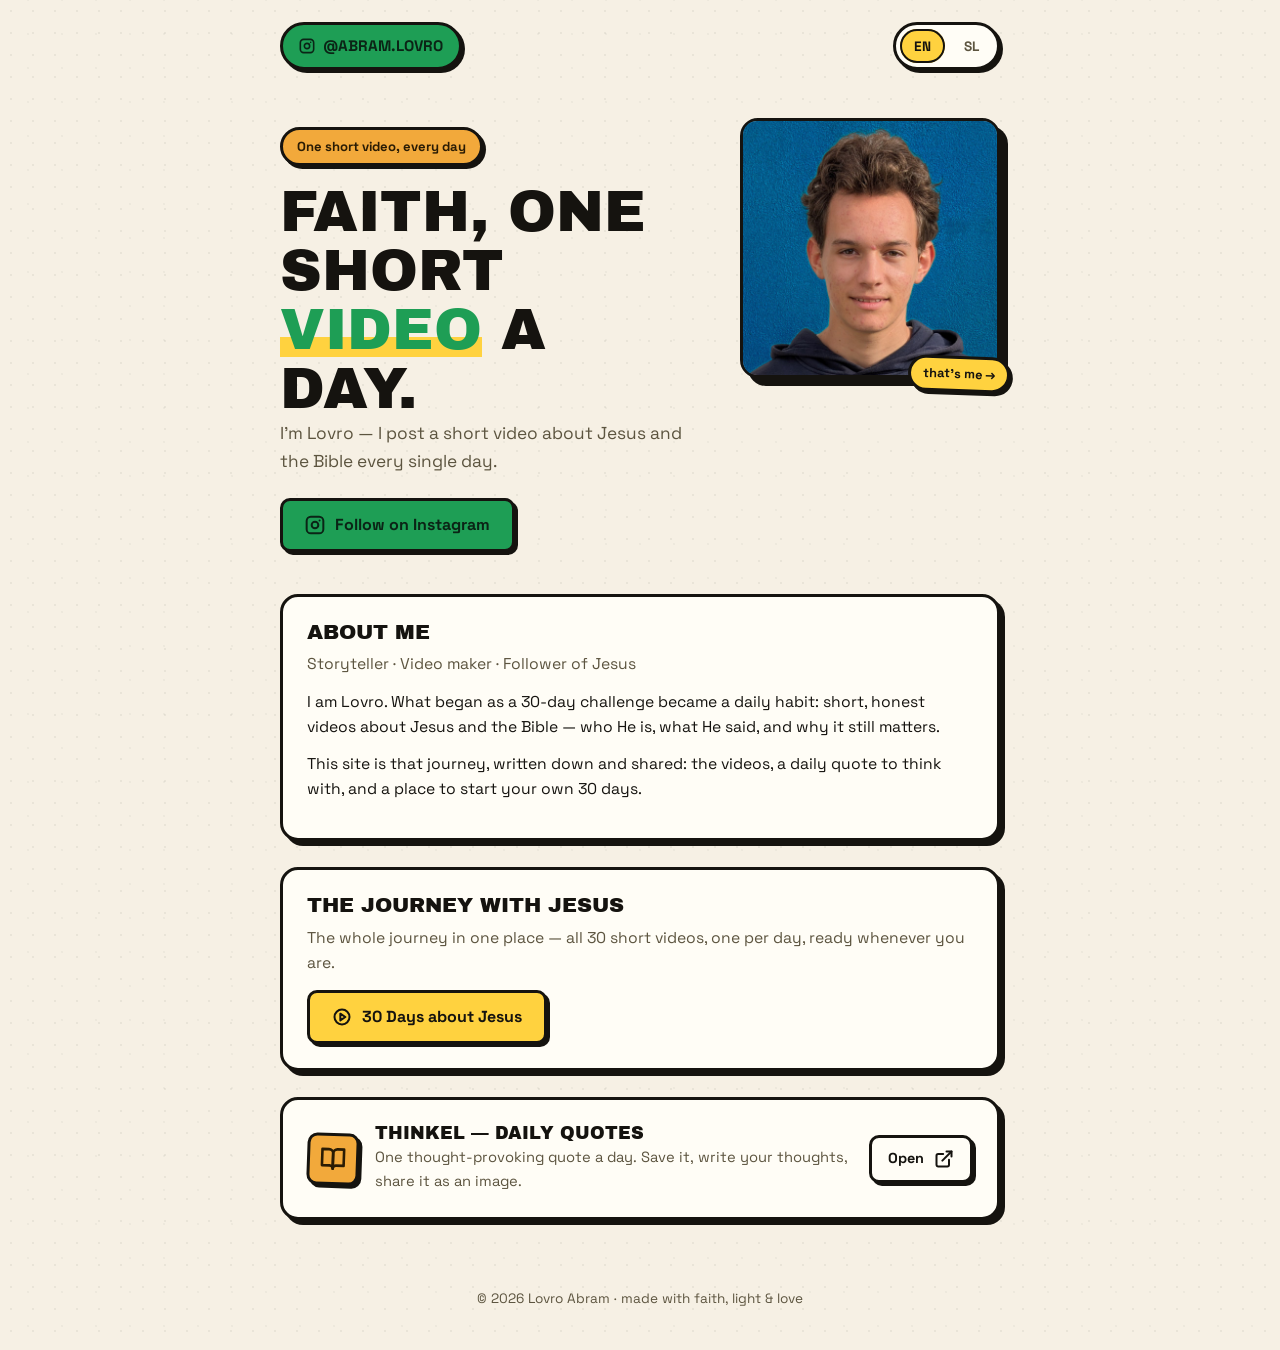
<file: index.html>
<!DOCTYPE html>
<html lang="en">
<head>
<meta charset="UTF-8">
<meta name="viewport" content="width=device-width, initial-scale=1.0">
<title>Lovro — one short video about Jesus, every day</title>
<meta name="description" content="Lovro posts a short video about Jesus and the Bible every day. Follow the journey on Instagram, browse all 30 days in one place, and think with a daily quote in Thinkel." data-i18n-attr="content:meta_desc_home">

<meta name="theme-color" content="#F6F0E4">
<meta name="color-scheme" content="light">

<!-- Favicon (inline SVG, neo-brutal) -->
<link rel="icon" href="data:image/svg+xml,%3Csvg xmlns='http://www.w3.org/2000/svg' viewBox='0 0 32 32'%3E%3Crect x='2' y='4' width='27' height='27' rx='6' fill='%231E9E55'/%3E%3Crect x='5' y='1' width='27' height='27' rx='6' fill='%23FFFDF6' stroke='%2315130F' stroke-width='2'/%3E%3Ctext x='18' y='21' font-size='15' font-family='Arial Black,Arial,sans-serif' font-weight='900' text-anchor='middle' fill='%2315130F'%3EL%3C/text%3E%3C/svg%3E">

<!-- Open Graph / Twitter -->
<meta property="og:title" content="Lovro — one short video about Jesus, every day" data-i18n-attr="content:og_title_home">
<meta property="og:description" content="A daily short video about Jesus and the Bible, the 30-day journey in one place, and a free daily-quote app." data-i18n-attr="content:og_desc_home">
<meta property="og:type" content="website">
<meta property="og:site_name" content="Lovro">
<meta property="og:url" content="https://website.labram.workers.dev/">
<meta property="og:locale" content="en_US">
<meta property="og:locale:alternate" content="sl_SI">
<meta property="og:image" content="https://website.labram.workers.dev/og-image.jpg">
<meta property="og:image:width" content="1200">
<meta property="og:image:height" content="630">
<meta property="og:image:alt" content="Lovro — one short video about Jesus, every day">
<link rel="canonical" href="https://website.labram.workers.dev/">
<meta name="twitter:card" content="summary_large_image">
<meta name="twitter:title" content="Lovro — one short video about Jesus, every day">
<meta name="twitter:description" content="A daily short video about Jesus and the Bible, the 30-day journey in one place, and a free daily-quote app.">
<meta name="twitter:image" content="https://website.labram.workers.dev/og-image.jpg">
<meta name="twitter:image:alt" content="Lovro — one short video about Jesus, every day">

<!-- Structured data -->
<script type="application/ld+json">
{
  "@context": "https://schema.org",
  "@type": "WebSite",
  "name": "Lovro",
  "url": "https://website.labram.workers.dev/",
  "description": "A daily short video about Jesus and the Bible, the 30-day journey in one place, and a free daily-quote app.",
  "inLanguage": ["en", "sl"],
  "sameAs": ["https://www.instagram.com/abram.lovro"]
}
</script>

<link rel="preconnect" href="https://fonts.googleapis.com">
<link rel="preconnect" href="https://fonts.gstatic.com" crossorigin>
<link href="https://fonts.googleapis.com/css2?family=Archivo+Black&family=Space+Grotesk:wght@400;500;700&family=Playfair+Display:ital,wght@0,400;0,700;1,400&display=swap" rel="stylesheet">
<link rel="stylesheet" href="styles.css?v=12">
<script>document.documentElement.classList.add('js');</script>
</head>
<body data-i18n-title="title_home">

<!-- Skip link -->
<a class="skip-link" href="#main" data-i18n="skip">Skip to content</a>

<!-- SVG sprite (icons) -->
<svg xmlns="http://www.w3.org/2000/svg" style="display:none" aria-hidden="true">
  <symbol id="icon-instagram" viewBox="0 0 24 24" fill="none" stroke="currentColor" stroke-width="2.4" stroke-linecap="round" stroke-linejoin="round">
    <rect x="2" y="2" width="20" height="20" rx="5"/>
    <circle cx="12" cy="12" r="4"/>
    <path d="M17.5 6.5h.01"/>
  </symbol>
  <symbol id="icon-external" viewBox="0 0 24 24" fill="none" stroke="currentColor" stroke-width="2.4" stroke-linecap="round" stroke-linejoin="round">
    <path d="M18 13v6a2 2 0 0 1-2 2H5a2 2 0 0 1-2-2V8a2 2 0 0 1 2-2h6"/>
    <path d="M15 3h6v6"/>
    <path d="M10 14L21 3"/>
  </symbol>
  <symbol id="icon-book" viewBox="0 0 24 24" fill="none" stroke="currentColor" stroke-width="2.4" stroke-linecap="round" stroke-linejoin="round">
    <path d="M2 3h6a4 4 0 0 1 4 4v14a3 3 0 0 0-3-3H2z"/>
    <path d="M22 3h-6a4 4 0 0 0-4 4v14a3 3 0 0 1 3-3h7z"/>
  </symbol>
  <symbol id="icon-circle-play" viewBox="0 0 24 24" fill="none" stroke="currentColor" stroke-width="2.4" stroke-linecap="round" stroke-linejoin="round">
    <circle cx="12" cy="12" r="9"/>
    <path d="M10 8l6 4-6 4V8z"/>
  </symbol>
  <symbol id="icon-check" viewBox="0 0 24 24" fill="none" stroke="currentColor" stroke-width="2.4" stroke-linecap="round" stroke-linejoin="round">
    <path d="M20 6L9 17l-5-5"/>
  </symbol>
</svg>

<div class="wrap">

  <header class="top">
    <a class="brand" href="https://www.instagram.com/abram.lovro/" target="_blank" rel="me noopener noreferrer">
      <svg aria-hidden="true" width="16" height="16"><use href="#icon-instagram"/></svg>
      @ABRAM.LOVRO
    </a>
    <div class="lang-switch" role="group" aria-label="Language / Jezik">
      <button class="lang-opt" type="button" data-lang="en" aria-pressed="false">EN</button>
      <button class="lang-opt" type="button" data-lang="sl" aria-pressed="false">SL</button>
    </div>
  </header>

  <main id="main">

    <!-- HERO — one idea: follow the daily video journey on Instagram -->
    <section class="hero reveal">
      <div class="hero-copy">
        <p class="hero-badge-row">
          <span class="hero-badge" data-i18n="hero_badge">One short video, every day</span>
        </p>
        <h1><span data-i18n-html="hero_h1">Faith, one short video a day.</span></h1>
        <p class="lead" data-i18n="hero_line">I'm Lovro — I post a short video about Jesus and the Bible every single day.</p>
        <div class="hero-actions">
          <a class="btn btn-primary"
             href="https://www.instagram.com/abram.lovro/"
             target="_blank"
             rel="me noopener noreferrer">
            <svg aria-hidden="true"><use href="#icon-instagram"/></svg>
            <span data-i18n="ig_primary">Follow on Instagram</span>
            <span class="sr-only" data-i18n="new_tab">(opens in a new tab)</span>
          </a>
        </div>
      </div>
      <figure class="hero-fig reveal">
        <span class="frame"><img src="portret.jpg" alt="Lovro Abram" width="520" height="520" loading="eager" decoding="async"></span>
        <figcaption><span data-i18n="hero_fig">that's me</span> <span aria-hidden="true">→</span></figcaption>
      </figure>
    </section>

    <!-- ABOUT -->
    <section class="card about reveal">
      <h2 class="card-title" data-i18n="about_title">About me</h2>
      <p class="muted" data-i18n="tagline">Storyteller · Video maker · Follower of Jesus</p>
      <p data-i18n="about_p1">I am Lovro. What began as a 30-day challenge became a daily habit: short, honest videos about Jesus and the Bible — who He is, what He said, and why it still matters.</p>
      <p data-i18n="about_p2">This site is that journey, written down and shared: the videos, a daily quote to think with, and a place to start your own 30 days.</p>
    </section>

    <!-- 30 DAYS -->
    <section class="card reveal">
      <h2 class="card-title" data-i18n="days_title">The journey with Jesus</h2>
      <p class="muted" data-i18n="days_note">The whole journey in one place — all 30 short videos, one per day, ready whenever you are.</p>
      <a class="btn btn-gold" href="30-days">
        <svg aria-hidden="true"><use href="#icon-circle-play"/></svg>
        <span data-i18n="cta_btn">30 Days about Jesus</span>
      </a>
    </section>

    <!-- THINKEL -->
    <section class="card link-card reveal">
      <div class="icon-tile alt" aria-hidden="true">
        <svg><use href="#icon-book"/></svg>
      </div>
      <div class="grow">
        <h2 class="card-title" data-i18n="thinkel_title">Thinkel — daily quotes</h2>
        <p class="muted" data-i18n="thinkel_desc">One thought-provoking quote a day. Save it, write your thoughts, share it as an image.</p>
      </div>
      <a class="btn" href="https://thinkel.labram.workers.dev/" target="_blank" rel="noopener noreferrer">
        <span data-i18n="thinkel_btn">Open</span>
        <svg aria-hidden="true"><use href="#icon-external"/></svg>
        <span class="sr-only" data-i18n="new_tab">(opens in a new tab)</span>
      </a>
    </section>

  </main>
</div>

<footer>
  <span data-i18n="footer">© 2026 Lovro Abram · made with faith, light &amp; love</span>
</footer>

<div class="toast" id="toast" role="status" aria-live="polite"></div>

<script defer src="app.js?v=12"></script>
</body>
</html>
</file>
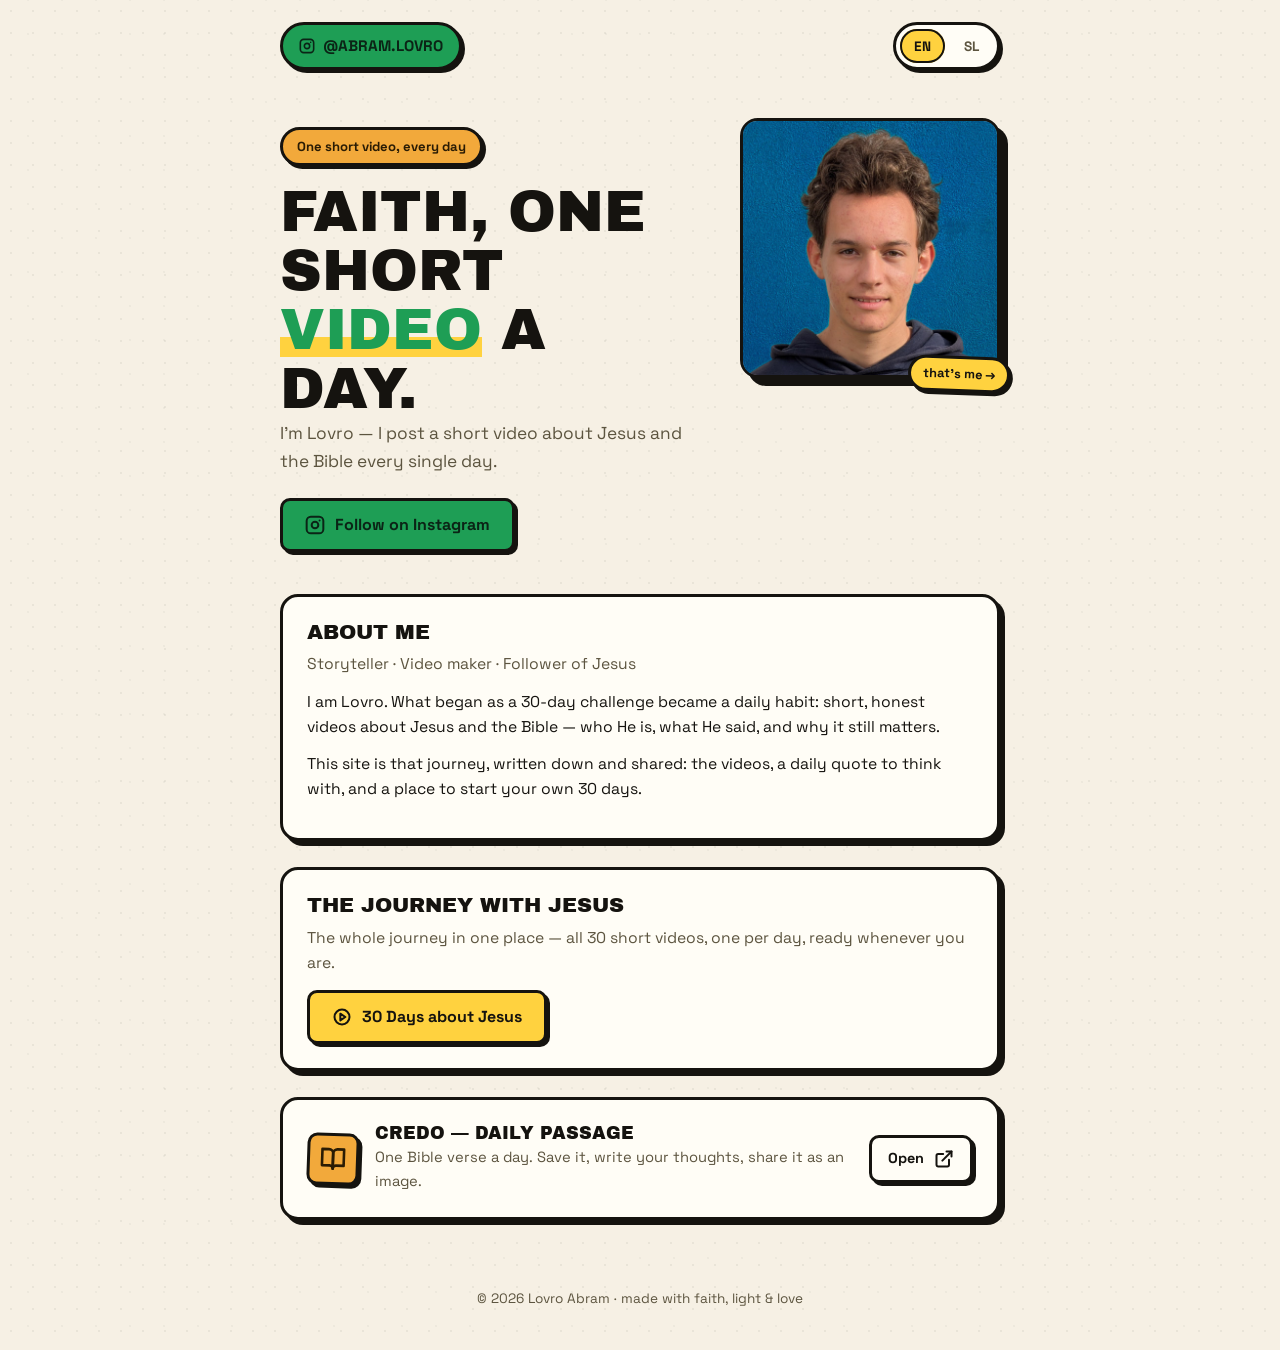
<file: public/index.html>
<!DOCTYPE html>
<html lang="en">
<head>
<meta charset="UTF-8">
<meta name="viewport" content="width=device-width, initial-scale=1.0">
<title>Lovro — one short video about Jesus, every day</title>
<meta name="description" content="Lovro posts a short video about Jesus and the Bible every day. Follow the journey on Instagram, browse all 30 days in one place, and think with a daily quote in Thinkel." data-i18n-attr="content:meta_desc_home">

<meta name="theme-color" content="#F6F0E4">
<meta name="color-scheme" content="light">

<!-- Favicon (inline SVG, neo-brutal) -->
<link rel="icon" href="data:image/svg+xml,%3Csvg xmlns='http://www.w3.org/2000/svg' viewBox='0 0 32 32'%3E%3Crect x='2' y='4' width='27' height='27' rx='6' fill='%231E9E55'/%3E%3Crect x='5' y='1' width='27' height='27' rx='6' fill='%23FFFDF6' stroke='%2315130F' stroke-width='2'/%3E%3Ctext x='18' y='21' font-size='15' font-family='Arial Black,Arial,sans-serif' font-weight='900' text-anchor='middle' fill='%2315130F'%3EL%3C/text%3E%3C/svg%3E">

<!-- Open Graph / Twitter -->
<meta property="og:title" content="Lovro — one short video about Jesus, every day" data-i18n-attr="content:og_title_home">
<meta property="og:description" content="A daily short video about Jesus and the Bible, the 30-day journey in one place, and a free daily-quote app." data-i18n-attr="content:og_desc_home">
<meta property="og:type" content="website">
<meta property="og:site_name" content="Lovro">
<meta property="og:url" content="https://website.labram.workers.dev/">
<meta property="og:locale" content="en_US">
<meta property="og:locale:alternate" content="sl_SI">
<meta property="og:image" content="https://website.labram.workers.dev/og-image.jpg">
<meta property="og:image:width" content="1200">
<meta property="og:image:height" content="630">
<meta property="og:image:alt" content="Lovro — one short video about Jesus, every day">
<link rel="canonical" href="https://website.labram.workers.dev/">
<meta name="twitter:card" content="summary_large_image">
<meta name="twitter:title" content="Lovro — one short video about Jesus, every day">
<meta name="twitter:description" content="A daily short video about Jesus and the Bible, the 30-day journey in one place, and a free daily-quote app.">
<meta name="twitter:image" content="https://website.labram.workers.dev/og-image.jpg">
<meta name="twitter:image:alt" content="Lovro — one short video about Jesus, every day">

<!-- Structured data -->
<script type="application/ld+json">
{
  "@context": "https://schema.org",
  "@type": "WebSite",
  "name": "Lovro",
  "url": "https://website.labram.workers.dev/",
  "description": "A daily short video about Jesus and the Bible, the 30-day journey in one place, and a free daily-quote app.",
  "inLanguage": ["en", "sl"],
  "sameAs": ["https://www.instagram.com/abram.lovro"]
}
</script>

<link rel="preconnect" href="https://fonts.googleapis.com">
<link rel="preconnect" href="https://fonts.gstatic.com" crossorigin>
<link href="https://fonts.googleapis.com/css2?family=Archivo+Black&family=Space+Grotesk:wght@400;500;700&family=Playfair+Display:ital,wght@0,400;0,700;1,400&display=swap" rel="stylesheet">
<link rel="stylesheet" href="styles.css?v=12">
<script>document.documentElement.classList.add('js');</script>
</head>
<body data-i18n-title="title_home">

<!-- Skip link -->
<a class="skip-link" href="#main" data-i18n="skip">Skip to content</a>

<!-- SVG sprite (icons) -->
<svg xmlns="http://www.w3.org/2000/svg" style="display:none" aria-hidden="true">
  <symbol id="icon-instagram" viewBox="0 0 24 24" fill="none" stroke="currentColor" stroke-width="2.4" stroke-linecap="round" stroke-linejoin="round">
    <rect x="2" y="2" width="20" height="20" rx="5"/>
    <circle cx="12" cy="12" r="4"/>
    <path d="M17.5 6.5h.01"/>
  </symbol>
  <symbol id="icon-external" viewBox="0 0 24 24" fill="none" stroke="currentColor" stroke-width="2.4" stroke-linecap="round" stroke-linejoin="round">
    <path d="M18 13v6a2 2 0 0 1-2 2H5a2 2 0 0 1-2-2V8a2 2 0 0 1 2-2h6"/>
    <path d="M15 3h6v6"/>
    <path d="M10 14L21 3"/>
  </symbol>
  <symbol id="icon-book" viewBox="0 0 24 24" fill="none" stroke="currentColor" stroke-width="2.4" stroke-linecap="round" stroke-linejoin="round">
    <path d="M2 3h6a4 4 0 0 1 4 4v14a3 3 0 0 0-3-3H2z"/>
    <path d="M22 3h-6a4 4 0 0 0-4 4v14a3 3 0 0 1 3-3h7z"/>
  </symbol>
  <symbol id="icon-circle-play" viewBox="0 0 24 24" fill="none" stroke="currentColor" stroke-width="2.4" stroke-linecap="round" stroke-linejoin="round">
    <circle cx="12" cy="12" r="9"/>
    <path d="M10 8l6 4-6 4V8z"/>
  </symbol>
  <symbol id="icon-check" viewBox="0 0 24 24" fill="none" stroke="currentColor" stroke-width="2.4" stroke-linecap="round" stroke-linejoin="round">
    <path d="M20 6L9 17l-5-5"/>
  </symbol>
</svg>

<div class="wrap">

  <header class="top">
    <a class="brand" href="https://www.instagram.com/abram.lovro/" target="_blank" rel="me noopener noreferrer">
      <svg aria-hidden="true" width="16" height="16"><use href="#icon-instagram"/></svg>
      @ABRAM.LOVRO
    </a>
    <div class="lang-switch" role="group" aria-label="Language / Jezik">
      <button class="lang-opt" type="button" data-lang="en" aria-pressed="false">EN</button>
      <button class="lang-opt" type="button" data-lang="sl" aria-pressed="false">SL</button>
    </div>
  </header>

  <main id="main">

    <!-- HERO — one idea: follow the daily video journey on Instagram -->
    <section class="hero reveal">
      <div class="hero-copy">
        <p class="hero-badge-row">
          <span class="hero-badge" data-i18n="hero_badge">One short video, every day</span>
        </p>
        <h1><span data-i18n-html="hero_h1">Faith, one short video a day.</span></h1>
        <p class="lead" data-i18n="hero_line">I'm Lovro — I post a short video about Jesus and the Bible every single day.</p>
        <div class="hero-actions">
          <a class="btn btn-primary"
             href="https://www.instagram.com/abram.lovro/"
             target="_blank"
             rel="me noopener noreferrer">
            <svg aria-hidden="true"><use href="#icon-instagram"/></svg>
            <span data-i18n="ig_primary">Follow on Instagram</span>
            <span class="sr-only" data-i18n="new_tab">(opens in a new tab)</span>
          </a>
        </div>
      </div>
      <figure class="hero-fig reveal">
        <span class="frame"><img src="portret.jpg" alt="Lovro Abram" width="520" height="520" loading="eager" decoding="async"></span>
        <figcaption><span data-i18n="hero_fig">that's me</span> <span aria-hidden="true">→</span></figcaption>
      </figure>
    </section>

    <!-- ABOUT -->
    <section class="card about reveal">
      <h2 class="card-title" data-i18n="about_title">About me</h2>
      <p class="muted" data-i18n="tagline">Storyteller · Video maker · Follower of Jesus</p>
      <p data-i18n="about_p1">I am Lovro. What began as a 30-day challenge became a daily habit: short, honest videos about Jesus and the Bible — who He is, what He said, and why it still matters.</p>
      <p data-i18n="about_p2">This site is that journey, written down and shared: the videos, a daily quote to think with, and a place to start your own 30 days.</p>
    </section>

    <!-- 30 DAYS -->
    <section class="card reveal">
      <h2 class="card-title" data-i18n="days_title">The journey with Jesus</h2>
      <p class="muted" data-i18n="days_note">The whole journey in one place — all 30 short videos, one per day, ready whenever you are.</p>
      <a class="btn btn-gold" href="30-days">
        <svg aria-hidden="true"><use href="#icon-circle-play"/></svg>
        <span data-i18n="cta_btn">30 Days about Jesus</span>
      </a>
    </section>

    <!-- THINKEL -->
    <section class="card link-card reveal">
      <div class="icon-tile alt" aria-hidden="true">
        <svg><use href="#icon-book"/></svg>
      </div>
      <div class="grow">
        <h2 class="card-title" data-i18n="thinkel_title">Credo - daily passage</h2>
        <p class="muted" data-i18n="thinkel_desc">One Bible verse a day. Save it, write your thoughts, share it as an image.</p>
      </div>
      <a class="btn" href="https://credo.labram.workers.dev/" target="_blank" rel="noopener noreferrer">
        <span data-i18n="thinkel_btn">Open</span>
        <svg aria-hidden="true"><use href="#icon-external"/></svg>
        <span class="sr-only" data-i18n="new_tab">(opens in a new tab)</span>
      </a>
    </section>

  </main>
</div>

<footer>
  <span data-i18n="footer">© 2026 Lovro Abram · made with faith, light &amp; love</span>
</footer>

<div class="toast" id="toast" role="status" aria-live="polite"></div>

<script defer src="app.js?v=12"></script>
</body>
</html>
</file>
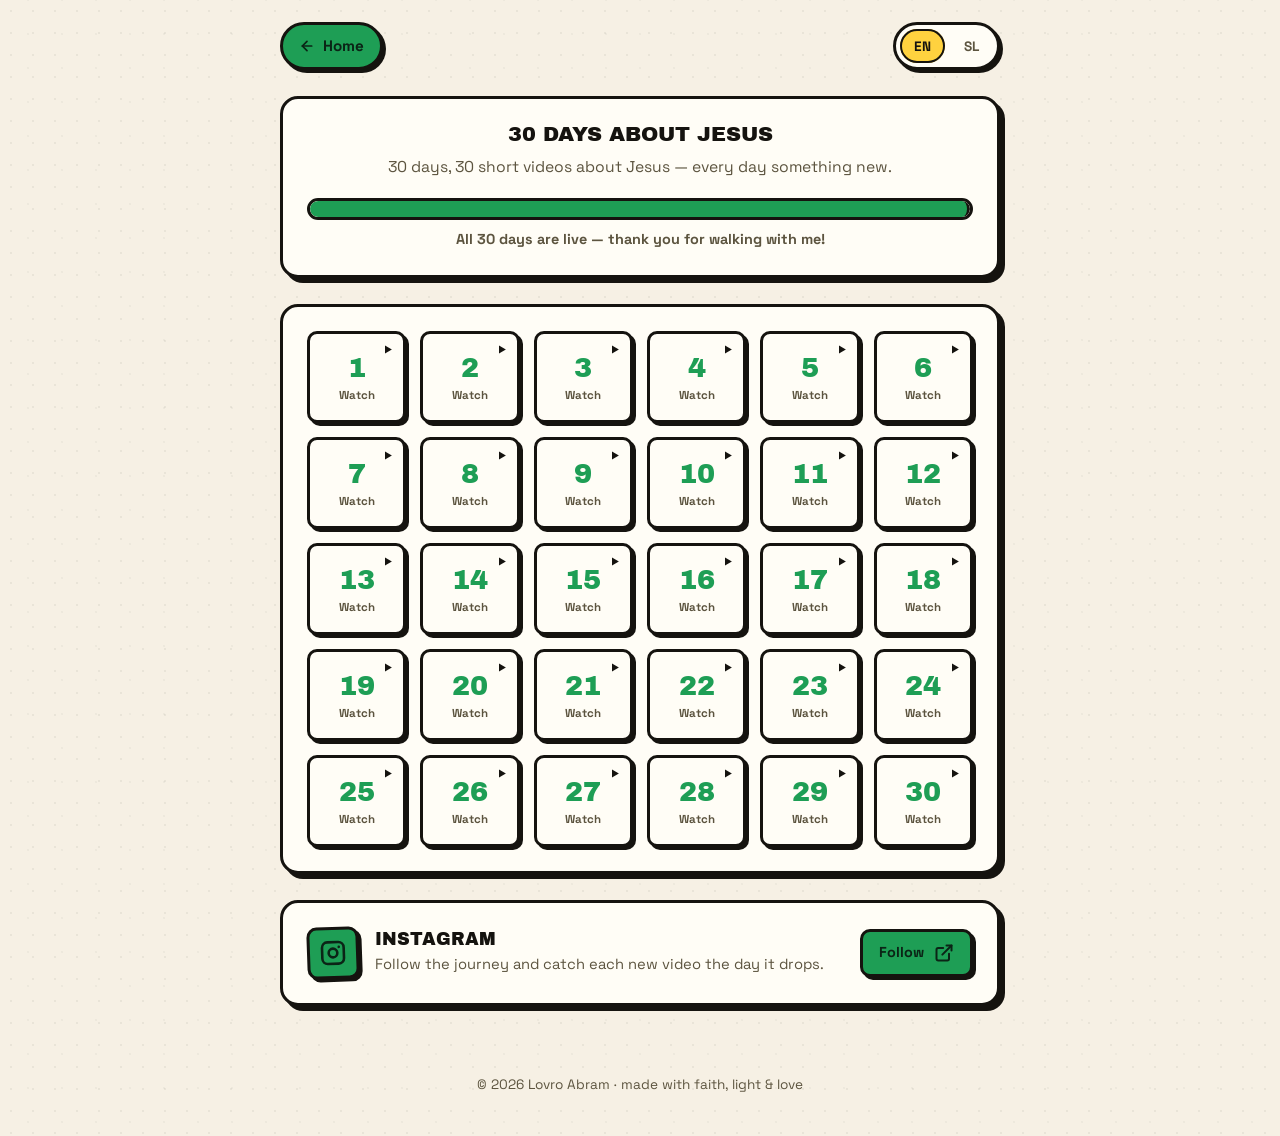
<file: 30-days.html>
<!DOCTYPE html>
<html lang="en">
<head>
<meta charset="UTF-8">
<meta name="viewport" content="width=device-width, initial-scale=1.0">
<title>30 Days about Jesus — Lovro</title>
<meta name="description" content="All 30 short videos about Jesus in one place — one per day, each linking to its Instagram reel." data-i18n-attr="content:meta_desc_days">

<meta name="theme-color" content="#F6F0E4">
<meta name="color-scheme" content="light">

<link rel="icon" href="data:image/svg+xml,%3Csvg xmlns='http://www.w3.org/2000/svg' viewBox='0 0 32 32'%3E%3Crect x='2' y='4' width='27' height='27' rx='6' fill='%231E9E55'/%3E%3Crect x='5' y='1' width='27' height='27' rx='6' fill='%23FFFDF6' stroke='%2315130F' stroke-width='2'/%3E%3Ctext x='18' y='21' font-size='15' font-family='Arial Black,Arial,sans-serif' font-weight='900' text-anchor='middle' fill='%2315130F'%3EL%3C/text%3E%3C/svg%3E">

<meta property="og:title" content="30 Days about Jesus — Lovro">
<meta property="og:description" content="All 30 short videos about Jesus in one place — one per day, each linking to its Instagram reel.">
<meta property="og:type" content="website">
<meta property="og:site_name" content="Lovro">
<meta property="og:url" content="https://website.labram.workers.dev/30-days">
<meta property="og:locale" content="en_US">
<meta property="og:locale:alternate" content="sl_SI">
<meta property="og:image" content="https://website.labram.workers.dev/og-image.jpg">
<meta property="og:image:width" content="1200">
<meta property="og:image:height" content="630">
<meta property="og:image:alt" content="Lovro — one short video about Jesus, every day">
<link rel="canonical" href="https://website.labram.workers.dev/30-days">
<meta name="twitter:card" content="summary_large_image">
<meta name="twitter:title" content="30 Days about Jesus — Lovro">
<meta name="twitter:description" content="All 30 short videos about Jesus in one place.">
<meta name="twitter:image" content="https://website.labram.workers.dev/og-image.jpg">
<meta name="twitter:image:alt" content="Lovro — one short video about Jesus, every day">

<link rel="preconnect" href="https://fonts.googleapis.com">
<link rel="preconnect" href="https://fonts.gstatic.com" crossorigin>
<link href="https://fonts.googleapis.com/css2?family=Archivo+Black&family=Space+Grotesk:wght@400;500;700&family=Playfair+Display:ital,wght@0,400;0,700;1,400&display=swap" rel="stylesheet">
<link rel="stylesheet" href="styles.css?v=12">
<script>document.documentElement.classList.add('js');</script>
</head>
<body data-i18n-title="title_days">

<a class="skip-link" href="#main" data-i18n="skip">Skip to content</a>

<!-- SVG sprite -->
<svg xmlns="http://www.w3.org/2000/svg" style="display:none" aria-hidden="true">
  <symbol id="icon-play" viewBox="0 0 24 24" fill="currentColor" stroke="none">
    <path d="M8 5.5v13l11-6.5z"/>
  </symbol>
  <symbol id="icon-lock" viewBox="0 0 24 24" fill="none" stroke="currentColor" stroke-width="2.4" stroke-linecap="round" stroke-linejoin="round">
    <rect x="5" y="11" width="14" height="10" rx="2"/>
    <path d="M8 11V7a4 4 0 0 1 8 0v4"/>
  </symbol>
  <symbol id="icon-back" viewBox="0 0 24 24" fill="none" stroke="currentColor" stroke-width="2.6" stroke-linecap="round" stroke-linejoin="round">
    <path d="M19 12H5"/>
    <path d="M12 19l-7-7 7-7"/>
  </symbol>
  <symbol id="icon-instagram" viewBox="0 0 24 24" fill="none" stroke="currentColor" stroke-width="2.4" stroke-linecap="round" stroke-linejoin="round">
    <rect x="2" y="2" width="20" height="20" rx="5"/>
    <circle cx="12" cy="12" r="4"/>
    <path d="M17.5 6.5h.01"/>
  </symbol>
  <symbol id="icon-external" viewBox="0 0 24 24" fill="none" stroke="currentColor" stroke-width="2.4" stroke-linecap="round" stroke-linejoin="round">
    <path d="M18 13v6a2 2 0 0 1-2 2H5a2 2 0 0 1-2-2V8a2 2 0 0 1 2-2h6"/>
    <path d="M15 3h6v6"/>
    <path d="M10 14L21 3"/>
  </symbol>
</svg>

<div class="wrap">

  <header class="top">
    <a class="brand" href="./" aria-label="Back to home" data-i18n-attr="aria-label:back_home">
      <svg aria-hidden="true" width="16" height="16"><use href="#icon-back"/></svg>
      <span data-i18n="back_home">Home</span>
    </a>
    <div class="lang-switch" role="group" aria-label="Language / Jezik">
      <button class="lang-opt" type="button" data-lang="en" aria-pressed="false">EN</button>
      <button class="lang-opt" type="button" data-lang="sl" aria-pressed="false">SL</button>
    </div>
  </header>

  <main id="main">

    <section class="card reveal" style="margin-top:6px">
      <h1 class="card-title center" data-i18n="days_h1">30 Days about Jesus</h1>
      <p class="muted center" data-i18n="days_subtitle">30 days, 30 short videos about Jesus — every day something new.</p>

      <div class="progress"
           role="progressbar"
           aria-valuemin="0"
           aria-valuemax="30"
           aria-valuenow="0"
           aria-valuetext=""
           aria-label="Days released"
           id="progress-bar"
           data-i18n-attr="aria-label:progress_label">
        <div class="progress-fill" id="progress-fill"></div>
      </div>
      <div class="progress-text" id="progress-text" aria-live="polite">…</div>
    </section>

    <section class="card reveal">
      <ul class="days-grid" id="days" role="list"></ul>

      <noscript>
        <p class="muted center" style="margin-top:14px">
          The day grid needs JavaScript.
          <a href="https://www.instagram.com/abram.lovro/"
             target="_blank" rel="me noopener noreferrer">See the videos on Instagram</a>
        </p>
      </noscript>

      <p class="muted center" id="grid-note"
         style="margin:16px 0 0" data-i18n="grid_note">
        Locked days unlock as new videos go live on Instagram.
      </p>
    </section>

    <!-- Instagram card -->
    <section class="card link-card reveal">
      <div class="icon-tile" aria-hidden="true">
        <svg><use href="#icon-instagram"/></svg>
      </div>
      <div class="grow">
        <h2 class="card-title" data-i18n="ig_title">Instagram</h2>
        <p class="muted" data-i18n="ig_desc">Follow the journey and catch each new video the day it drops.</p>
      </div>
      <a class="btn btn-primary"
         href="https://www.instagram.com/abram.lovro/"
         target="_blank"
         rel="me noopener noreferrer">
        <span data-i18n="ig_btn">Follow</span>
        <svg aria-hidden="true"><use href="#icon-external"/></svg>
        <span class="sr-only" data-i18n="new_tab">(opens in a new tab)</span>
      </a>
    </section>

  </main>
</div>

<footer>
  <span data-i18n="footer">© 2026 Lovro Abram · made with faith, light &amp; love</span>
</footer>

<div class="toast" id="toast" role="status" aria-live="polite"></div>

<script defer src="app.js?v=12"></script>
<script>
/* ─── Page-specific logic: 30-day grid ──────────────────────
   Runs after app.js (defer scripts execute before
   DOMContentLoaded, so Lovro is guaranteed to exist here).  */
document.addEventListener('DOMContentLoaded', () => {
  /* ═══════════ CHALLENGE CONFIG ═══════════
     Paste reel links. A day unlocks automatically when its
     value is a non-empty string.                           */
  const DAY_LINKS = {
    1: 'https://www.instagram.com/abram.lovro/reel/Ddg3iBDs3t4/',
    2: 'https://www.instagram.com/abram.lovro/reel/DdjmBHZsUtn/',
    3: 'https://www.instagram.com/abram.lovro/reel/Ddl03rLs1S4/',
    4: 'https://www.instagram.com/abram.lovro/reel/DdoqrPusbfm/',
    5: 'https://www.instagram.com/abram.lovro/reel/DdrfwhNM-DK/',
    6: 'https://www.instagram.com/abram.lovro/reel/DduC7kKsz49/',
    7: 'https://www.instagram.com/abram.lovro/reel/DdwpjMesZTZ/',
    8: 'https://www.instagram.com/abram.lovro/reel/Ddy8-bgMOOv/',
    9: 'https://www.instagram.com/abram.lovro/reel/Dd1wcE8MdZr/',
    10: 'https://www.instagram.com/abram.lovro/reel/Dd4NuQnsTLm/',
    11: 'https://www.instagram.com/abram.lovro/reel/Dd61hNyscdW/',
    12: 'https://www.instagram.com/abram.lovro/reel/Dd9PFu9Moyx/',
    13: 'https://www.instagram.com/abram.lovro/reel/Dd_v742smuY/',
    14: 'https://www.instagram.com/abram.lovro/reel/DeCOTIbs5dk/',
    15: 'https://www.instagram.com/abram.lovro/reel/DeE3zNJsaoI/',
    16: 'https://www.instagram.com/abram.lovro/reel/DeHpLfbslNS/',
    17: 'https://www.instagram.com/abram.lovro/reel/DeKLWXpMs9d/',
    18: 'https://www.instagram.com/abram.lovro/reel/DeR2dk_M1bl/',
    19: 'https://www.instagram.com/abram.lovro/reel/DeUfNq3sM2u/',
    20: 'https://www.instagram.com/abram.lovro/reel/DeXJYKksA_Q/',
    21: 'https://www.instagram.com/abram.lovro/reel/DeZvaHdMFhU/',
    22: 'https://www.instagram.com/abram.lovro/reel/DecTYmYspo2/',
    23: 'https://www.instagram.com/abram.lovro/reel/DeepXv4sRAZ/',
    24: 'https://www.instagram.com/abram.lovro/reel/DehPMwzs59n/',
    25: 'https://www.instagram.com/abram.lovro/reel/DekAwN2sE-f/',
    26: 'https://www.instagram.com/abram.lovro/reel/DemiB6VslSa/',
    27: 'https://www.instagram.com/abram.lovro/reel/Dey-rPJsuYy/',
    28: 'https://www.instagram.com/abram.lovro/reel/De1ejv2M0pr/',
    29: 'https://www.instagram.com/abram.lovro/reel/De4USTLMoqG/',
    30: 'https://www.instagram.com/abram.lovro/reel/De64gsvMCnF/'
  };
  /* ════════════════════════════════════════ */

  const getActiveCount = () =>
    Object.values(DAY_LINKS).filter(v => (v || '').trim() !== '').length;

  /* Build the grid skeleton once (labels filled by updateDayLabels) */
  function renderDays () {
    const grid = document.getElementById('days');
    if (!grid) return;
    grid.innerHTML = '';

    for (let d = 1; d <= 30; d++) {
      const link = (DAY_LINKS[d] || '').trim();
      const li = document.createElement('li');

      if (link) {
        const a = document.createElement('a');
        a.className = 'day';
        a.href = link;
        a.target = '_blank';
        a.rel = 'noopener noreferrer';
        a.dataset.day = String(d);
        a.innerHTML =
          '<svg aria-hidden="true"><use href="#icon-play"/></svg>' +
          '<span class="day-num">' + d + '</span>' +
          '<span class="day-label"></span>';
        li.appendChild(a);
      } else {
        const b = document.createElement('button');
        b.className = 'day locked';
        b.type = 'button';
        b.dataset.day = String(d);
        b.innerHTML =
          '<svg aria-hidden="true"><use href="#icon-lock"/></svg>' +
          '<span class="day-num">' + d + '</span>' +
          '<span class="day-label"></span>';
        b.addEventListener('click', () => Lovro.showToast(Lovro.t('toast_locked')));
        li.appendChild(b);
      }
      grid.appendChild(li);
    }
  }

  /* Update only the text/aria of existing cards (no DOM rebuild) */
  function updateDayLabels () {
    document.querySelectorAll('.day').forEach(el => {
      const d = el.dataset.day;
      const label = el.querySelector('.day-label');
      const isLocked = el.classList.contains('locked');

      if (label) {
        label.textContent = isLocked
          ? Lovro.t('day_locked')
          : Lovro.t('day_watch');
      }

      const ariaLabel = isLocked
        ? Lovro.fill(Lovro.t('day_locked_label'), d)
        : Lovro.fill(Lovro.t('watch_day'), d) + ' ' + Lovro.t('new_tab');

      el.setAttribute('aria-label', ariaLabel);
    });
  }

  function renderProgress () {
    const active = getActiveCount();
    const fill = document.getElementById('progress-fill');
    const bar  = document.getElementById('progress-bar');
    const text = document.getElementById('progress-text');
    const note = document.getElementById('grid-note');

    const valueText = active >= 30
      ? Lovro.t('all_done')
      : Lovro.fill(Lovro.t('progress'), active);

    fill.style.transform = 'scaleX(' + (active / 30) + ')';
    bar.setAttribute('aria-valuenow', active);
    bar.setAttribute('aria-valuetext', valueText);
    text.textContent = valueText;

    if (note) note.style.display = active >= 30 ? 'none' : '';
  }

  /* React to language switches (app.js calls this) */
  Lovro.onLangChange = () => {
    updateDayLabels();
    renderProgress();
  };

  renderDays();
  Lovro.applyLang(); /* triggers onLangChange above */
});
</script>
</body>
</html>
</file>
<file: styles.css>
/* hallmark · stamp: labram v2 · theme: custom "neo-brutalism" (by request) · genre: editorial · job: follow on Instagram (primary), browse 30 days, open Thinkel · material: real (portret.jpg, 30 real reel links) · absent: metrics, testimonials, logos
   critique: signature = the daily-video habit, carried by the hero + IG handle wordmark; avatar is the only real image and is shown as a sticker slot
   waiver: none · sweep: floor-clean (tokens only, no transition:all, focus-visible everywhere, reduced-motion fallback, content visible without JS) */

/* ═══════════════════════════════════════════════════════════
   LOVRO — Neo-Brutalism design system (shared with Thinkel)
   ═══════════════════════════════════════════════════════════ */

:root {
  /* surfaces */
  --paper:       #F6F0E4;   /* warm canvas */
  --surface:     #FFFDF6;   /* card face */
  --surface-2:   #EFE7D2;   /* inset / hover face */

  /* line + text */
  --ink:         #15130F;   /* borders and headings */
  --ink-soft:    #5C543F;   /* secondary text */
  --shadow-c:    #15130F;   /* hard offset shadow */

  /* brand signals */
  --green:       #1E9E55;
  --green-deep:  #143028;
  --green-tint:  #CDEBD8;
  --on-green:    #0B2416;   /* text on green */
  --gold:        #F2A93B;
  --gold-tint:   #FBE7C0;
  --on-gold:     #2A1C04;
  --red:         #E4572E;
  --red-tint:    #F9D9CB;
  --on-red:      #2B0E03;
  --yellow:      #FFD23F;

  /* structure */
  --border-w:    3px;
  --r-lg:        18px;
  --r-md:        10px;
  --r-pill:      999px;
  --shadow-sm:   3px 3px 0 0 var(--shadow-c);
  --shadow-md:   5px 5px 0 0 var(--shadow-c);
  --shadow-lg:   8px 8px 0 0 var(--shadow-c);

  /* type */
  --font-display: 'Archivo Black', 'Space Grotesk', system-ui, sans-serif;
  --font-ui:      'Space Grotesk', 'Segoe UI', system-ui, sans-serif;
  --font-quote:   'Playfair Display', Georgia, serif;

  --ease: cubic-bezier(0.22, 1, 0.36, 1);
}

/* ═══ RESET & BASE ═══════════════════════════════════════ */
* { box-sizing: border-box; -webkit-tap-highlight-color: transparent; }

html {
  -webkit-text-size-adjust: 100%;
  scroll-behavior: smooth;
}

html, body { overflow-x: clip; }

body {
  margin: 0;
  background: var(--paper);
  /* paper grain: two hard-edged dot fields, no gradients */
  background-image:
    radial-gradient(rgba(21, 19, 15, 0.055) 1.2px, transparent 1.3px),
    radial-gradient(rgba(21, 19, 15, 0.035) 1.2px, transparent 1.3px);
  background-size: 22px 22px, 34px 34px;
  background-position: 0 0, 11px 17px;
  color: var(--ink);
  font-family: var(--font-ui);
  font-size: 17px;
  line-height: 1.6;
  min-height: 100vh;
  min-height: 100dvh;
  display: flex;
  flex-direction: column;
}

/* instant focus, everywhere (Floor 6) */
:focus-visible {
  outline: 3px solid var(--ink);   /* gold was ≈1.8:1 on paper — invisible focus ring (v12 audit) */
  outline-offset: 3px;
  border-radius: 4px;
}

/* ═══ SKIP LINK & SR-ONLY ════════════════════════════════ */
.skip-link {
  position: absolute;
  left: 12px;
  top: -80px;
  background: var(--yellow);
  color: var(--ink);
  border: var(--border-w) solid var(--ink);
  box-shadow: var(--shadow-sm);
  border-radius: var(--r-md);
  padding: 10px 16px;
  font-weight: 700;
  text-decoration: none;
  z-index: 999;
  transition: transform 0.2s var(--ease);
}
.skip-link:focus { transform: translateY(92px); }

.sr-only {
  position: absolute !important;
  width: 1px; height: 1px;
  padding: 0; margin: -1px;
  overflow: hidden;
  clip: rect(0, 0, 0, 0);
  white-space: nowrap;
  border: 0;
}

/* ═══ LAYOUT ═════════════════════════════════════════════ */
.wrap {
  width: min(720px, 100% - 32px);
  margin: 0 auto;
  flex: 1;
  padding: 4px 0 40px;
}

/* ═══ HEADER ═════════════════════════════════════════════ */
.top {
  display: flex;
  align-items: center;
  justify-content: space-between;
  gap: 10px;
  padding: 18px 0 20px;
  flex-wrap: wrap;
}

.brand {
  display: inline-flex;
  align-items: center;
  gap: 8px;
  background: var(--green);
  color: var(--on-green);
  border: var(--border-w) solid var(--ink);
  border-radius: var(--r-pill);
  box-shadow: var(--shadow-sm);
  font-weight: 700;
  letter-spacing: 0;
  font-size: 0.95rem;
  padding: 9px 16px;
  text-decoration: none;
  transition: transform 0.15s var(--ease), box-shadow 0.15s var(--ease);
}
.brand:hover { transform: translate(-2px, -2px); box-shadow: var(--shadow-md); }
.brand:active { transform: translate(2px, 2px); box-shadow: 1px 1px 0 0 var(--shadow-c); }

.lang-switch {
  display: flex;
  background: var(--surface);
  border: var(--border-w) solid var(--ink);
  border-radius: var(--r-pill);
  box-shadow: var(--shadow-sm);
  padding: 4px;
  gap: 4px;
}
.lang-opt {
  border: 0;
  background: transparent;
  color: var(--ink-soft);
  font-family: var(--font-ui);
  font-weight: 700;
  font-size: 0.85rem;
  padding: 7px 14px;
  min-width: 44px;
  min-height: 34px;
  border-radius: var(--r-pill);
  cursor: pointer;
  transition: background 0.15s var(--ease), color 0.15s var(--ease);
}
.lang-opt:hover { color: var(--ink); }
.lang-opt.active {
  background: var(--yellow);
  color: var(--ink);
  box-shadow: inset 0 0 0 2px var(--ink);
}

/* ═══ HERO ═══════════════════════════════════════════════ */
.hero {
  display: grid;
  grid-template-columns: minmax(0, 1fr);
  gap: 18px;
  align-items: start;
  padding: 8px 0 8px;
}

.hero-badge-row { display: flex; flex-wrap: wrap; gap: 10px; }

.hero-badge {
  display: inline-block;
  background: var(--gold);
  color: var(--on-gold);
  border: var(--border-w) solid var(--ink);
  border-radius: var(--r-pill);
  box-shadow: var(--shadow-sm);
  font-weight: 700;
  font-size: 0.82rem;
  padding: 6px 14px;
}

.hero h1 {
  font-family: var(--font-display);
  font-weight: 400; /* Archivo Black carries its own weight */
  font-size: clamp(2.3rem, 7.2vw, 3.6rem);
  line-height: 1.02;
  text-transform: uppercase;
  letter-spacing: 0;
  margin: 4px 0 0;
  overflow-wrap: break-word;
  min-width: 0;
}
.hero h1 .hl {
  color: var(--green);
  background: linear-gradient(transparent 62%, var(--yellow) 62%, var(--yellow) 94%, transparent 94%);
}

.hero .lead {
  font-size: 1.08rem;
  color: var(--ink-soft);
  margin: 2px 0 0;
  max-width: 34em;
}

.hero-actions {
  display: flex;
  flex-wrap: wrap;
  gap: 14px;
  margin-top: 22px;
}

/* avatar sticker — the one real photograph */
.hero-fig {
  margin: 0;
  position: relative;
  width: min(300px, 70%);
  justify-self: start;
  transform: rotate(-2deg);
}
.hero-fig .frame {
  display: block;
  width: 100%;
  border: var(--border-w) solid var(--ink);
  border-radius: var(--r-lg);
  box-shadow: var(--shadow-lg);
  background: var(--surface-2);
}
.hero-fig .frame img {
  display: block;
  width: 100%;
  height: auto;
  border-radius: calc(var(--r-lg) - 4px);
}
.hero-fig figcaption {
  position: absolute;
  right: -10px;
  bottom: -14px;
  background: var(--yellow);
  color: var(--ink);
  border: var(--border-w) solid var(--ink);
  border-radius: var(--r-pill);
  box-shadow: var(--shadow-sm);
  font-weight: 700;
  font-size: 0.8rem;
  padding: 5px 12px;
  transform: rotate(2deg);
  white-space: nowrap;
}

@media (min-width: 700px) {
  .hero {
    grid-template-columns: minmax(0, 1.5fr) minmax(0, 1fr);
    gap: 34px;
    padding: 20px 0 16px;
  }
  .hero-fig { justify-self: end; width: min(260px, 100%); margin-top: 8px; }
}

/* ═══ CARDS ══════════════════════════════════════════════ */
.card {
  background: var(--surface);
  border: var(--border-w) solid var(--ink);
  border-radius: var(--r-lg);
  box-shadow: var(--shadow-md);
  padding: 24px;
  margin-top: 26px;
}

.card-title {
  font-family: var(--font-display);
  font-weight: 400;
  font-size: 1.3rem;
  line-height: 1.15;
  text-transform: uppercase;
  letter-spacing: 0;
  margin: 0 0 8px;
  overflow-wrap: break-word;
  min-width: 0;
}
.card-title.center { text-align: center; }

.muted {
  color: var(--ink-soft);
  font-size: 0.98rem;
  margin: 0 0 14px;
}
.muted.center { text-align: center; }

/* ═══ LINK CARDS (Thinkel / Instagram rows) ══════════════ */
.link-card { display: flex; align-items: center; gap: 16px; }
.link-card .grow { flex: 1; min-width: 0; }
.link-card .card-title { font-size: 1.1rem; margin-bottom: 2px; }
.link-card .muted { margin: 0; font-size: 0.92rem; }
.link-card .btn { padding: 11px 16px; font-size: 0.9rem; flex: none; }

.icon-tile {
  width: 52px;
  height: 52px;
  flex: none;
  border: var(--border-w) solid var(--ink);
  border-radius: var(--r-md);
  box-shadow: var(--shadow-sm);
  display: flex;
  align-items: center;
  justify-content: center;
  color: var(--on-green);
  background: var(--green);
  transform: rotate(-2deg);
}
.icon-tile.alt { background: var(--gold); color: var(--on-gold); transform: rotate(2deg); }
.icon-tile svg { width: 26px; height: 26px; }

/* ═══ BUTTONS — all eight states ═════════════════════════ */
.btn {
  display: inline-flex;
  align-items: center;
  justify-content: center;
  gap: 10px;
  border: var(--border-w) solid var(--ink);
  border-radius: var(--r-md);
  padding: 14px 22px;
  min-height: 48px;
  font-family: var(--font-ui);
  font-weight: 700;
  font-size: 1rem;
  line-height: 1.1;
  cursor: pointer;
  text-decoration: none;
  background: var(--surface);
  color: var(--ink);
  box-shadow: var(--shadow-sm);
  transition: transform 0.15s var(--ease), box-shadow 0.15s var(--ease);
}
.btn:hover { transform: translate(-2px, -2px); box-shadow: var(--shadow-md); }
.btn:active { transform: translate(2px, 2px); box-shadow: 1px 1px 0 0 var(--shadow-c); }
.btn:focus-visible { outline: 3px solid var(--ink); outline-offset: 3px; }
.btn:disabled { opacity: 0.45; transform: none; box-shadow: none; cursor: not-allowed; }
.btn svg { width: 20px; height: 20px; flex: none; }

.btn-primary { background: var(--green); color: var(--on-green); }
.btn-gold { background: var(--yellow); color: var(--ink); }
.btn-danger { background: var(--red); color: var(--on-red); }
.btn-ghost { background: var(--surface-2); }
.btn-block { width: 100%; }

/* ═══ PROGRESS (30 days) ═════════════════════════════════ */
.progress {
  height: 22px;
  background: var(--paper);
  border: var(--border-w) solid var(--ink);
  border-radius: var(--r-pill);
  overflow: hidden;
  margin: 18px 0 8px;
}
.progress-fill {
  height: 100%;
  width: 100%;
  background: var(--green);
  border-right: var(--border-w) solid var(--ink);
  border-radius: var(--r-pill);
  transform: scaleX(0);
  transform-origin: 0 50%;
  transition: transform 0.8s var(--ease);
}
.progress-text {
  text-align: center;
  color: var(--ink-soft);
  font-size: 0.9rem;
  font-weight: 700;
  min-height: 1.4em;
}

/* ═══ DAYS GRID ══════════════════════════════════════════ */
.days-grid {
  display: grid;
  grid-template-columns: repeat(auto-fill, minmax(96px, 1fr));
  gap: 14px;
  list-style: none;
  padding: 0;
  margin: 0;
}
.days-grid li { display: flex; min-width: 0; }

.day {
  position: relative;
  display: flex;
  flex-direction: column;
  align-items: center;
  justify-content: center;
  gap: 4px;
  padding: 16px 8px 12px;
  border: var(--border-w) solid var(--ink);
  border-radius: var(--r-md);
  background: var(--surface);
  color: var(--ink);
  text-decoration: none;
  cursor: pointer;
  font-family: var(--font-ui);
  width: 100%;
  min-width: 0;
  min-height: 92px;
  box-shadow: var(--shadow-sm);
  transition: transform 0.12s var(--ease), box-shadow 0.12s var(--ease);
}
.day:hover { transform: translate(-2px, -2px); box-shadow: var(--shadow-md); }
.day:active { transform: translate(2px, 2px); box-shadow: 1px 1px 0 0 var(--shadow-c); }
.day:focus-visible { outline: 3px solid var(--ink); outline-offset: 3px; }

.day svg {
  position: absolute;
  top: 8px;
  right: 8px;
  width: 15px;
  height: 15px;
  color: var(--ink);
}
.day-num {
  font-family: var(--font-display);
  font-size: 1.7rem;
  color: var(--green);
  line-height: 1;
}
.day-label {
  font-size: 0.72rem;
  color: var(--ink-soft);
  font-weight: 700;
  letter-spacing: 0;
}

.day.locked {
  opacity: 0.75;
  cursor: not-allowed;
  background: transparent;
  border-style: dashed;
  box-shadow: none;
}
.day.locked:hover { transform: none; box-shadow: none; }
.day.locked .day-num { color: var(--ink-soft); }

/* ═══ ABOUT COPY ═════════════════════════════════════════ */
.about p { margin: 0 0 12px; font-size: 0.98rem; }

/* ═══ FOOTER ═════════════════════════════════════════════ */
footer {
  padding: 28px 0 40px;
  text-align: center;
  color: var(--ink-soft);
  font-size: 0.85rem;
}
footer a { color: var(--ink); font-weight: 700; text-decoration: none; border-bottom: 2px solid var(--yellow); }
footer a:hover { background: var(--yellow); }

/* ═══ TOAST ══════════════════════════════════════════════ */
.toast {
  position: fixed;
  left: 50%;
  bottom: 26px;
  transform: translateX(-50%) translateY(20px);
  background: var(--ink);
  color: var(--paper);
  border: var(--border-w) solid var(--ink);
  outline: 2px solid var(--paper);
  outline-offset: -6px;
  padding: 12px 22px;
  border-radius: var(--r-md);
  font-size: 0.9rem;
  font-weight: 700;
  opacity: 0;
  pointer-events: none;
  max-width: min(86vw, 34rem);
  text-align: center;
  box-shadow: var(--shadow-md);
  transition: transform 0.25s var(--ease), opacity 0.25s var(--ease);
  z-index: 50;
}
.toast.show { opacity: 1; transform: translateX(-50%) translateY(0); }

/* ═══ REVEAL — visible without JS (Floor 7) ══════════════ */
html.js .reveal {
  opacity: 0;
  transform: translateY(14px);
  transition: opacity 0.5s var(--ease), transform 0.5s var(--ease);
}
html.js .reveal.in { opacity: 1; transform: none; }

/* ═══ USER PREFERENCES ═══════════════════════════════════ */
@media (prefers-reduced-motion: reduce) {
  * { transition: none !important; animation: none !important; }
  html { scroll-behavior: auto; }
  html.js .reveal { opacity: 1; transform: none; }
}
@media (prefers-reduced-transparency: reduce) {
  body { background-image: none; }
  .toast { outline: none; }
}
</file>
<file: public/styles.css>
/* hallmark · stamp: labram v2 · theme: custom "neo-brutalism" (by request) · genre: editorial · job: follow on Instagram (primary), browse 30 days, open Thinkel · material: real (portret.jpg, 30 real reel links) · absent: metrics, testimonials, logos
   critique: signature = the daily-video habit, carried by the hero + IG handle wordmark; avatar is the only real image and is shown as a sticker slot
   waiver: none · sweep: floor-clean (tokens only, no transition:all, focus-visible everywhere, reduced-motion fallback, content visible without JS) */

/* ═══════════════════════════════════════════════════════════
   LOVRO — Neo-Brutalism design system (shared with Thinkel)
   ═══════════════════════════════════════════════════════════ */

:root {
  /* surfaces */
  --paper:       #F6F0E4;   /* warm canvas */
  --surface:     #FFFDF6;   /* card face */
  --surface-2:   #EFE7D2;   /* inset / hover face */

  /* line + text */
  --ink:         #15130F;   /* borders and headings */
  --ink-soft:    #5C543F;   /* secondary text */
  --shadow-c:    #15130F;   /* hard offset shadow */

  /* brand signals */
  --green:       #1E9E55;
  --green-deep:  #143028;
  --green-tint:  #CDEBD8;
  --on-green:    #0B2416;   /* text on green */
  --gold:        #F2A93B;
  --gold-tint:   #FBE7C0;
  --on-gold:     #2A1C04;
  --red:         #E4572E;
  --red-tint:    #F9D9CB;
  --on-red:      #2B0E03;
  --yellow:      #FFD23F;

  /* structure */
  --border-w:    3px;
  --r-lg:        18px;
  --r-md:        10px;
  --r-pill:      999px;
  --shadow-sm:   3px 3px 0 0 var(--shadow-c);
  --shadow-md:   5px 5px 0 0 var(--shadow-c);
  --shadow-lg:   8px 8px 0 0 var(--shadow-c);

  /* type */
  --font-display: 'Archivo Black', 'Space Grotesk', system-ui, sans-serif;
  --font-ui:      'Space Grotesk', 'Segoe UI', system-ui, sans-serif;
  --font-quote:   'Playfair Display', Georgia, serif;

  --ease: cubic-bezier(0.22, 1, 0.36, 1);
}

/* ═══ RESET & BASE ═══════════════════════════════════════ */
* { box-sizing: border-box; -webkit-tap-highlight-color: transparent; }

html {
  -webkit-text-size-adjust: 100%;
  scroll-behavior: smooth;
}

html, body { overflow-x: clip; }

body {
  margin: 0;
  background: var(--paper);
  /* paper grain: two hard-edged dot fields, no gradients */
  background-image:
    radial-gradient(rgba(21, 19, 15, 0.055) 1.2px, transparent 1.3px),
    radial-gradient(rgba(21, 19, 15, 0.035) 1.2px, transparent 1.3px);
  background-size: 22px 22px, 34px 34px;
  background-position: 0 0, 11px 17px;
  color: var(--ink);
  font-family: var(--font-ui);
  font-size: 17px;
  line-height: 1.6;
  min-height: 100vh;
  min-height: 100dvh;
  display: flex;
  flex-direction: column;
}

/* instant focus, everywhere (Floor 6) */
:focus-visible {
  outline: 3px solid var(--ink);   /* gold was ≈1.8:1 on paper — invisible focus ring (v12 audit) */
  outline-offset: 3px;
  border-radius: 4px;
}

/* ═══ SKIP LINK & SR-ONLY ════════════════════════════════ */
.skip-link {
  position: absolute;
  left: 12px;
  top: -80px;
  background: var(--yellow);
  color: var(--ink);
  border: var(--border-w) solid var(--ink);
  box-shadow: var(--shadow-sm);
  border-radius: var(--r-md);
  padding: 10px 16px;
  font-weight: 700;
  text-decoration: none;
  z-index: 999;
  transition: transform 0.2s var(--ease);
}
.skip-link:focus { transform: translateY(92px); }

.sr-only {
  position: absolute !important;
  width: 1px; height: 1px;
  padding: 0; margin: -1px;
  overflow: hidden;
  clip: rect(0, 0, 0, 0);
  white-space: nowrap;
  border: 0;
}

/* ═══ LAYOUT ═════════════════════════════════════════════ */
.wrap {
  width: min(720px, 100% - 32px);
  margin: 0 auto;
  flex: 1;
  padding: 4px 0 40px;
}

/* ═══ HEADER ═════════════════════════════════════════════ */
.top {
  display: flex;
  align-items: center;
  justify-content: space-between;
  gap: 10px;
  padding: 18px 0 20px;
  flex-wrap: wrap;
}

.brand {
  display: inline-flex;
  align-items: center;
  gap: 8px;
  background: var(--green);
  color: var(--on-green);
  border: var(--border-w) solid var(--ink);
  border-radius: var(--r-pill);
  box-shadow: var(--shadow-sm);
  font-weight: 700;
  letter-spacing: 0;
  font-size: 0.95rem;
  padding: 9px 16px;
  text-decoration: none;
  transition: transform 0.15s var(--ease), box-shadow 0.15s var(--ease);
}
.brand:hover { transform: translate(-2px, -2px); box-shadow: var(--shadow-md); }
.brand:active { transform: translate(2px, 2px); box-shadow: 1px 1px 0 0 var(--shadow-c); }

.lang-switch {
  display: flex;
  background: var(--surface);
  border: var(--border-w) solid var(--ink);
  border-radius: var(--r-pill);
  box-shadow: var(--shadow-sm);
  padding: 4px;
  gap: 4px;
}
.lang-opt {
  border: 0;
  background: transparent;
  color: var(--ink-soft);
  font-family: var(--font-ui);
  font-weight: 700;
  font-size: 0.85rem;
  padding: 7px 14px;
  min-width: 44px;
  min-height: 34px;
  border-radius: var(--r-pill);
  cursor: pointer;
  transition: background 0.15s var(--ease), color 0.15s var(--ease);
}
.lang-opt:hover { color: var(--ink); }
.lang-opt.active {
  background: var(--yellow);
  color: var(--ink);
  box-shadow: inset 0 0 0 2px var(--ink);
}

/* ═══ HERO ═══════════════════════════════════════════════ */
.hero {
  display: grid;
  grid-template-columns: minmax(0, 1fr);
  gap: 18px;
  align-items: start;
  padding: 8px 0 8px;
}

.hero-badge-row { display: flex; flex-wrap: wrap; gap: 10px; }

.hero-badge {
  display: inline-block;
  background: var(--gold);
  color: var(--on-gold);
  border: var(--border-w) solid var(--ink);
  border-radius: var(--r-pill);
  box-shadow: var(--shadow-sm);
  font-weight: 700;
  font-size: 0.82rem;
  padding: 6px 14px;
}

.hero h1 {
  font-family: var(--font-display);
  font-weight: 400; /* Archivo Black carries its own weight */
  font-size: clamp(2.3rem, 7.2vw, 3.6rem);
  line-height: 1.02;
  text-transform: uppercase;
  letter-spacing: 0;
  margin: 4px 0 0;
  overflow-wrap: break-word;
  min-width: 0;
}
.hero h1 .hl {
  color: var(--green);
  background: linear-gradient(transparent 62%, var(--yellow) 62%, var(--yellow) 94%, transparent 94%);
}

.hero .lead {
  font-size: 1.08rem;
  color: var(--ink-soft);
  margin: 2px 0 0;
  max-width: 34em;
}

.hero-actions {
  display: flex;
  flex-wrap: wrap;
  gap: 14px;
  margin-top: 22px;
}

/* avatar sticker — the one real photograph */
.hero-fig {
  margin: 0;
  position: relative;
  width: min(300px, 70%);
  justify-self: start;
  transform: rotate(-2deg);
}
.hero-fig .frame {
  display: block;
  width: 100%;
  border: var(--border-w) solid var(--ink);
  border-radius: var(--r-lg);
  box-shadow: var(--shadow-lg);
  background: var(--surface-2);
}
.hero-fig .frame img {
  display: block;
  width: 100%;
  height: auto;
  border-radius: calc(var(--r-lg) - 4px);
}
.hero-fig figcaption {
  position: absolute;
  right: -10px;
  bottom: -14px;
  background: var(--yellow);
  color: var(--ink);
  border: var(--border-w) solid var(--ink);
  border-radius: var(--r-pill);
  box-shadow: var(--shadow-sm);
  font-weight: 700;
  font-size: 0.8rem;
  padding: 5px 12px;
  transform: rotate(2deg);
  white-space: nowrap;
}

@media (min-width: 700px) {
  .hero {
    grid-template-columns: minmax(0, 1.5fr) minmax(0, 1fr);
    gap: 34px;
    padding: 20px 0 16px;
  }
  .hero-fig { justify-self: end; width: min(260px, 100%); margin-top: 8px; }
}

/* ═══ CARDS ══════════════════════════════════════════════ */
.card {
  background: var(--surface);
  border: var(--border-w) solid var(--ink);
  border-radius: var(--r-lg);
  box-shadow: var(--shadow-md);
  padding: 24px;
  margin-top: 26px;
}

.card-title {
  font-family: var(--font-display);
  font-weight: 400;
  font-size: 1.3rem;
  line-height: 1.15;
  text-transform: uppercase;
  letter-spacing: 0;
  margin: 0 0 8px;
  overflow-wrap: break-word;
  min-width: 0;
}
.card-title.center { text-align: center; }

.muted {
  color: var(--ink-soft);
  font-size: 0.98rem;
  margin: 0 0 14px;
}
.muted.center { text-align: center; }

/* ═══ LINK CARDS (Thinkel / Instagram rows) ══════════════ */
.link-card { display: flex; align-items: center; gap: 16px; }
.link-card .grow { flex: 1; min-width: 0; }
.link-card .card-title { font-size: 1.1rem; margin-bottom: 2px; }
.link-card .muted { margin: 0; font-size: 0.92rem; }
.link-card .btn { padding: 11px 16px; font-size: 0.9rem; flex: none; }

.icon-tile {
  width: 52px;
  height: 52px;
  flex: none;
  border: var(--border-w) solid var(--ink);
  border-radius: var(--r-md);
  box-shadow: var(--shadow-sm);
  display: flex;
  align-items: center;
  justify-content: center;
  color: var(--on-green);
  background: var(--green);
  transform: rotate(-2deg);
}
.icon-tile.alt { background: var(--gold); color: var(--on-gold); transform: rotate(2deg); }
.icon-tile svg { width: 26px; height: 26px; }

/* ═══ BUTTONS — all eight states ═════════════════════════ */
.btn {
  display: inline-flex;
  align-items: center;
  justify-content: center;
  gap: 10px;
  border: var(--border-w) solid var(--ink);
  border-radius: var(--r-md);
  padding: 14px 22px;
  min-height: 48px;
  font-family: var(--font-ui);
  font-weight: 700;
  font-size: 1rem;
  line-height: 1.1;
  cursor: pointer;
  text-decoration: none;
  background: var(--surface);
  color: var(--ink);
  box-shadow: var(--shadow-sm);
  transition: transform 0.15s var(--ease), box-shadow 0.15s var(--ease);
}
.btn:hover { transform: translate(-2px, -2px); box-shadow: var(--shadow-md); }
.btn:active { transform: translate(2px, 2px); box-shadow: 1px 1px 0 0 var(--shadow-c); }
.btn:focus-visible { outline: 3px solid var(--ink); outline-offset: 3px; }
.btn:disabled { opacity: 0.45; transform: none; box-shadow: none; cursor: not-allowed; }
.btn svg { width: 20px; height: 20px; flex: none; }

.btn-primary { background: var(--green); color: var(--on-green); }
.btn-gold { background: var(--yellow); color: var(--ink); }
.btn-danger { background: var(--red); color: var(--on-red); }
.btn-ghost { background: var(--surface-2); }
.btn-block { width: 100%; }

/* ═══ PROGRESS (30 days) ═════════════════════════════════ */
.progress {
  height: 22px;
  background: var(--paper);
  border: var(--border-w) solid var(--ink);
  border-radius: var(--r-pill);
  overflow: hidden;
  margin: 18px 0 8px;
}
.progress-fill {
  height: 100%;
  width: 100%;
  background: var(--green);
  border-right: var(--border-w) solid var(--ink);
  border-radius: var(--r-pill);
  transform: scaleX(0);
  transform-origin: 0 50%;
  transition: transform 0.8s var(--ease);
}
.progress-text {
  text-align: center;
  color: var(--ink-soft);
  font-size: 0.9rem;
  font-weight: 700;
  min-height: 1.4em;
}

/* ═══ DAYS GRID ══════════════════════════════════════════ */
.days-grid {
  display: grid;
  grid-template-columns: repeat(auto-fill, minmax(96px, 1fr));
  gap: 14px;
  list-style: none;
  padding: 0;
  margin: 0;
}
.days-grid li { display: flex; min-width: 0; }

.day {
  position: relative;
  display: flex;
  flex-direction: column;
  align-items: center;
  justify-content: center;
  gap: 4px;
  padding: 16px 8px 12px;
  border: var(--border-w) solid var(--ink);
  border-radius: var(--r-md);
  background: var(--surface);
  color: var(--ink);
  text-decoration: none;
  cursor: pointer;
  font-family: var(--font-ui);
  width: 100%;
  min-width: 0;
  min-height: 92px;
  box-shadow: var(--shadow-sm);
  transition: transform 0.12s var(--ease), box-shadow 0.12s var(--ease);
}
.day:hover { transform: translate(-2px, -2px); box-shadow: var(--shadow-md); }
.day:active { transform: translate(2px, 2px); box-shadow: 1px 1px 0 0 var(--shadow-c); }
.day:focus-visible { outline: 3px solid var(--ink); outline-offset: 3px; }

.day svg {
  position: absolute;
  top: 8px;
  right: 8px;
  width: 15px;
  height: 15px;
  color: var(--ink);
}
.day-num {
  font-family: var(--font-display);
  font-size: 1.7rem;
  color: var(--green);
  line-height: 1;
}
.day-label {
  font-size: 0.72rem;
  color: var(--ink-soft);
  font-weight: 700;
  letter-spacing: 0;
}

.day.locked {
  opacity: 0.75;
  cursor: not-allowed;
  background: transparent;
  border-style: dashed;
  box-shadow: none;
}
.day.locked:hover { transform: none; box-shadow: none; }
.day.locked .day-num { color: var(--ink-soft); }

/* ═══ ABOUT COPY ═════════════════════════════════════════ */
.about p { margin: 0 0 12px; font-size: 0.98rem; }

/* ═══ FOOTER ═════════════════════════════════════════════ */
footer {
  padding: 28px 0 40px;
  text-align: center;
  color: var(--ink-soft);
  font-size: 0.85rem;
}
footer a { color: var(--ink); font-weight: 700; text-decoration: none; border-bottom: 2px solid var(--yellow); }
footer a:hover { background: var(--yellow); }

/* ═══ TOAST ══════════════════════════════════════════════ */
.toast {
  position: fixed;
  left: 50%;
  bottom: 26px;
  transform: translateX(-50%) translateY(20px);
  background: var(--ink);
  color: var(--paper);
  border: var(--border-w) solid var(--ink);
  outline: 2px solid var(--paper);
  outline-offset: -6px;
  padding: 12px 22px;
  border-radius: var(--r-md);
  font-size: 0.9rem;
  font-weight: 700;
  opacity: 0;
  pointer-events: none;
  max-width: min(86vw, 34rem);
  text-align: center;
  box-shadow: var(--shadow-md);
  transition: transform 0.25s var(--ease), opacity 0.25s var(--ease);
  z-index: 50;
}
.toast.show { opacity: 1; transform: translateX(-50%) translateY(0); }

/* ═══ REVEAL — visible without JS (Floor 7) ══════════════ */
html.js .reveal {
  opacity: 0;
  transform: translateY(14px);
  transition: opacity 0.5s var(--ease), transform 0.5s var(--ease);
}
html.js .reveal.in { opacity: 1; transform: none; }

/* ═══ USER PREFERENCES ═══════════════════════════════════ */
@media (prefers-reduced-motion: reduce) {
  * { transition: none !important; animation: none !important; }
  html { scroll-behavior: auto; }
  html.js .reveal { opacity: 1; transform: none; }
}
@media (prefers-reduced-transparency: reduce) {
  body { background-image: none; }
  .toast { outline: none; }
}
</file>
